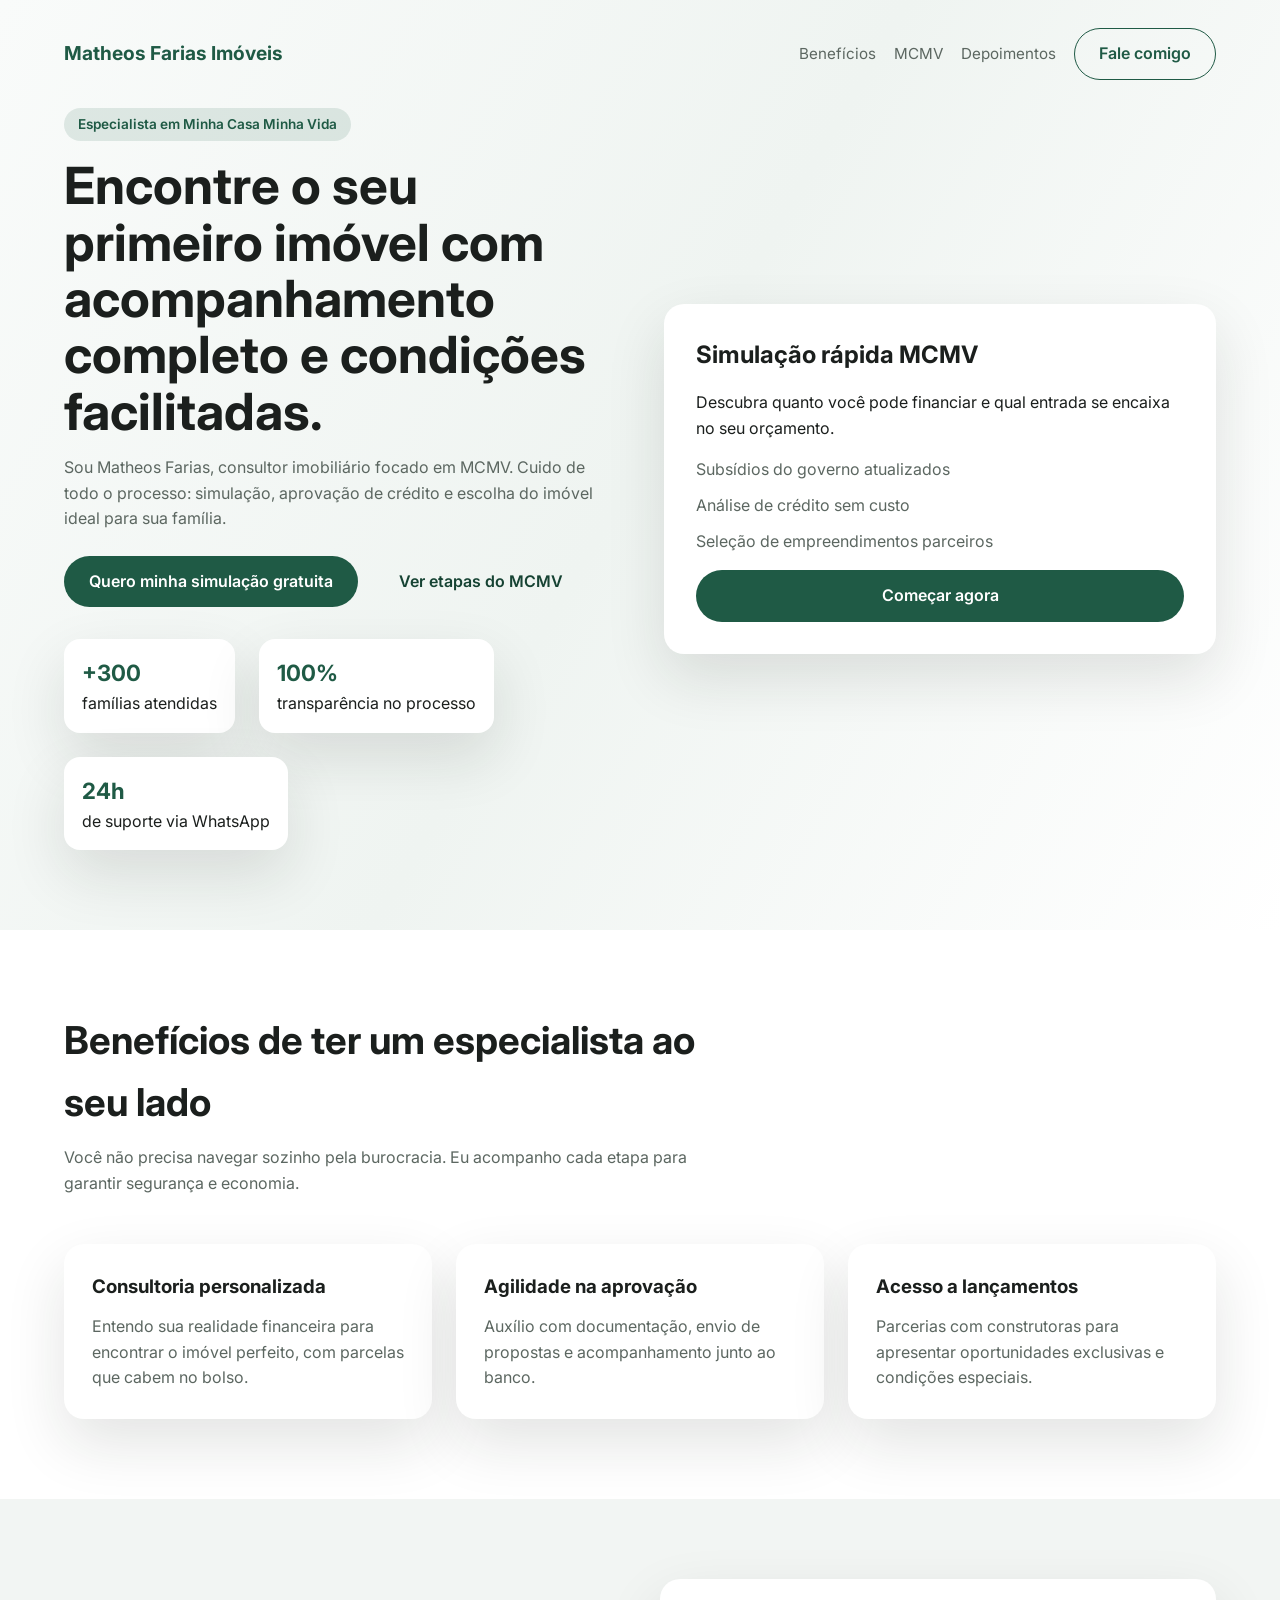
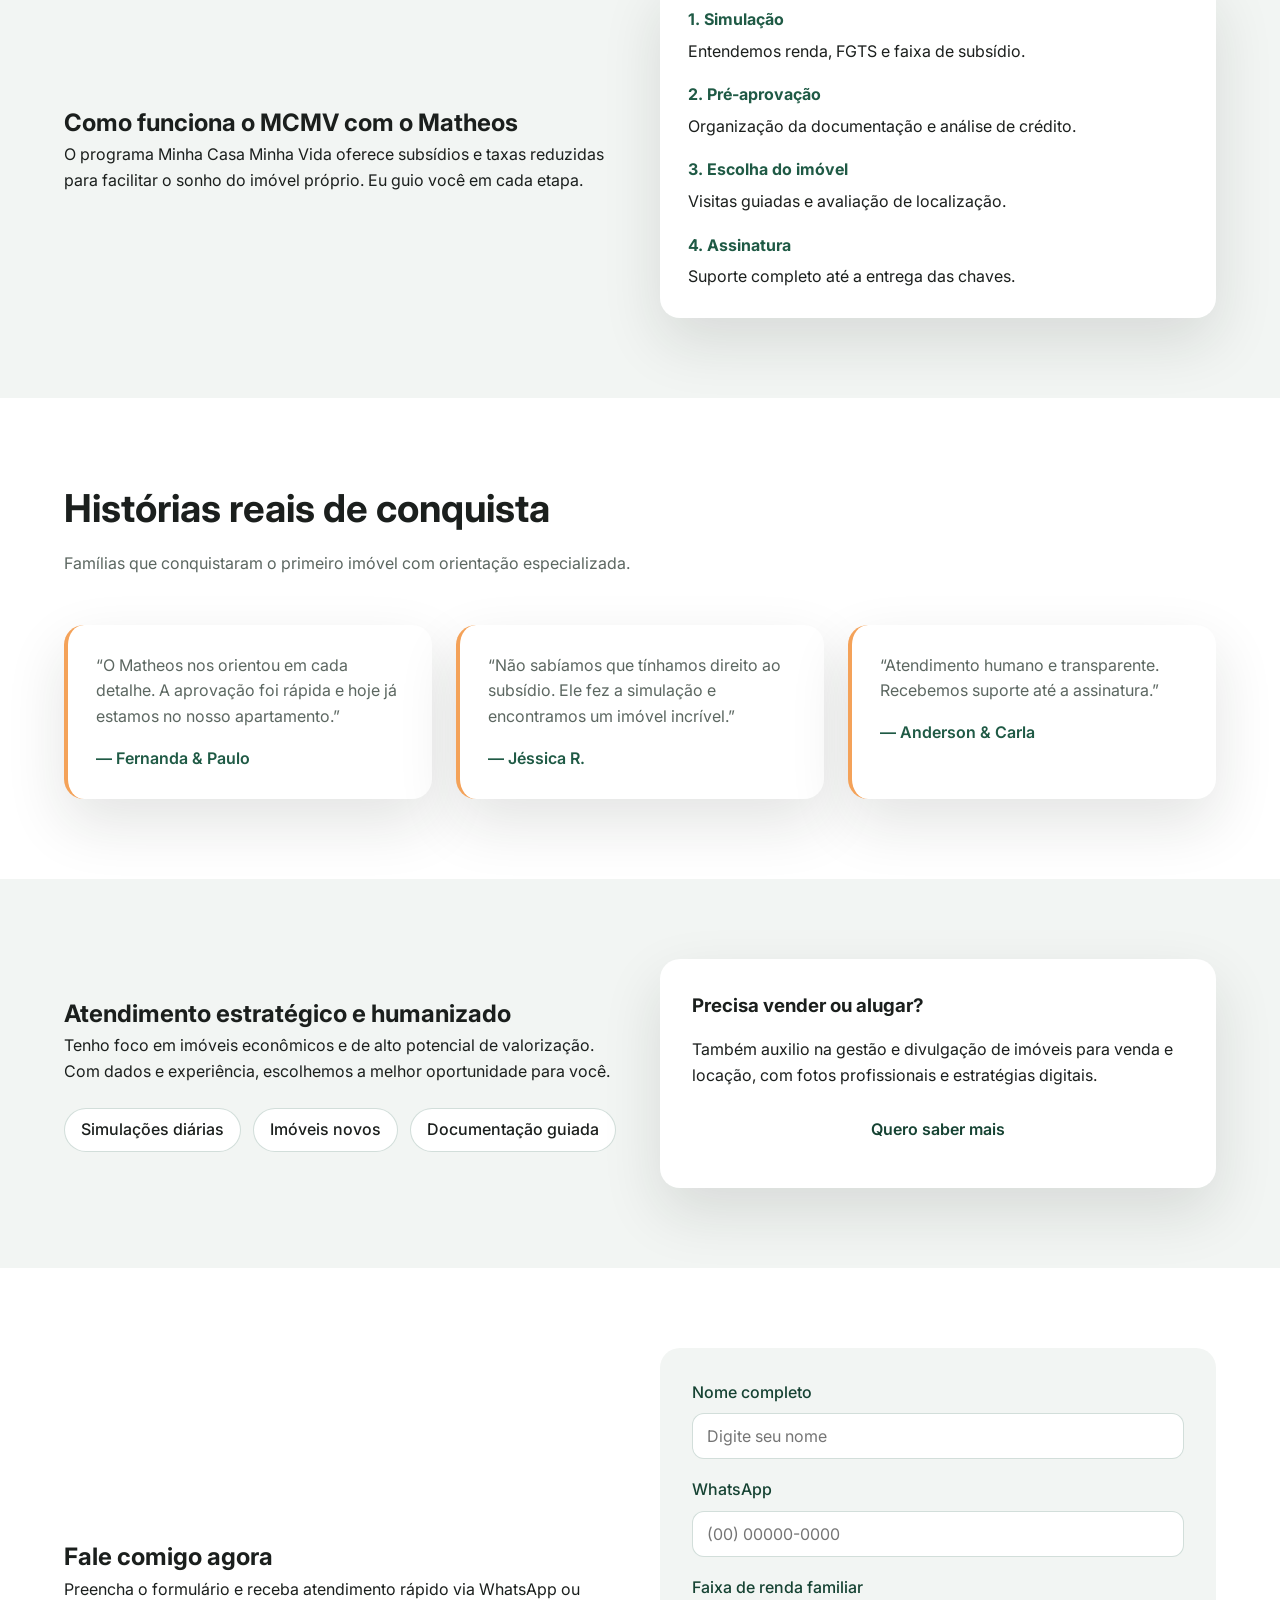
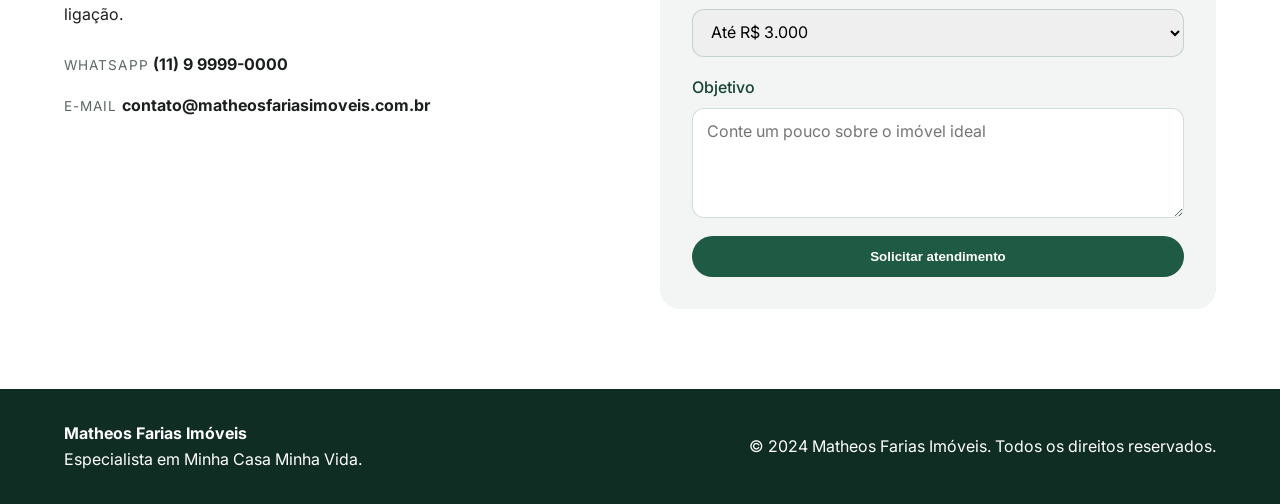
<file: index.html>
<!DOCTYPE html>
<html lang="pt-BR">
  <head>
    <meta charset="UTF-8" />
    <meta name="viewport" content="width=device-width, initial-scale=1.0" />
    <title>Matheos Farias Imóveis | Especialista em MCMV</title>
    <link rel="preconnect" href="https://fonts.googleapis.com" />
    <link rel="preconnect" href="https://fonts.gstatic.com" crossorigin />
    <link
      href="https://fonts.googleapis.com/css2?family=Inter:wght@300;400;500;600;700&display=swap"
      rel="stylesheet"
    />
    <link rel="stylesheet" href="styles.css" />
  </head>
  <body>
    <header class="hero">
      <nav class="container nav">
        <div class="brand">Matheos Farias Imóveis</div>
        <div class="nav-actions">
          <a class="nav-link" href="#beneficios">Benefícios</a>
          <a class="nav-link" href="#mcmv">MCMV</a>
          <a class="nav-link" href="#depoimentos">Depoimentos</a>
          <a class="button outline" href="#contato">Fale comigo</a>
        </div>
      </nav>
      <div class="container hero-content">
        <div class="hero-text">
          <p class="tag">Especialista em Minha Casa Minha Vida</p>
          <h1>
            Encontre o seu primeiro imóvel com acompanhamento completo e condições
            facilitadas.
          </h1>
          <p class="subtitle">
            Sou Matheos Farias, consultor imobiliário focado em MCMV. Cuido de todo o
            processo: simulação, aprovação de crédito e escolha do imóvel ideal para
            sua família.
          </p>
          <div class="hero-cta">
            <a class="button" href="#contato">Quero minha simulação gratuita</a>
            <a class="button ghost" href="#mcmv">Ver etapas do MCMV</a>
          </div>
          <div class="hero-highlights">
            <div>
              <strong>+300</strong>
              <span>famílias atendidas</span>
            </div>
            <div>
              <strong>100%</strong>
              <span>transparência no processo</span>
            </div>
            <div>
              <strong>24h</strong>
              <span>de suporte via WhatsApp</span>
            </div>
          </div>
        </div>
        <div class="hero-card">
          <h2>Simulação rápida MCMV</h2>
          <p>
            Descubra quanto você pode financiar e qual entrada se encaixa no seu
            orçamento.
          </p>
          <ul>
            <li>Subsídios do governo atualizados</li>
            <li>Análise de crédito sem custo</li>
            <li>Seleção de empreendimentos parceiros</li>
          </ul>
          <a class="button" href="#contato">Começar agora</a>
        </div>
      </div>
    </header>

    <main>
      <section id="beneficios" class="section container">
        <div class="section-header">
          <h2>Benefícios de ter um especialista ao seu lado</h2>
          <p>
            Você não precisa navegar sozinho pela burocracia. Eu acompanho cada etapa
            para garantir segurança e economia.
          </p>
        </div>
        <div class="grid">
          <article class="card">
            <h3>Consultoria personalizada</h3>
            <p>
              Entendo sua realidade financeira para encontrar o imóvel perfeito, com
              parcelas que cabem no bolso.
            </p>
          </article>
          <article class="card">
            <h3>Agilidade na aprovação</h3>
            <p>
              Auxílio com documentação, envio de propostas e acompanhamento junto ao
              banco.
            </p>
          </article>
          <article class="card">
            <h3>Acesso a lançamentos</h3>
            <p>
              Parcerias com construtoras para apresentar oportunidades exclusivas e
              condições especiais.
            </p>
          </article>
        </div>
      </section>

      <section id="mcmv" class="section alt">
        <div class="container split">
          <div>
            <h2>Como funciona o MCMV com o Matheos</h2>
            <p>
              O programa Minha Casa Minha Vida oferece subsídios e taxas reduzidas
              para facilitar o sonho do imóvel próprio. Eu guio você em cada etapa.
            </p>
          </div>
          <ol class="steps">
            <li>
              <strong>1. Simulação</strong>
              <span>Entendemos renda, FGTS e faixa de subsídio.</span>
            </li>
            <li>
              <strong>2. Pré-aprovação</strong>
              <span>Organização da documentação e análise de crédito.</span>
            </li>
            <li>
              <strong>3. Escolha do imóvel</strong>
              <span>Visitas guiadas e avaliação de localização.</span>
            </li>
            <li>
              <strong>4. Assinatura</strong>
              <span>Suporte completo até a entrega das chaves.</span>
            </li>
          </ol>
        </div>
      </section>

      <section class="section container" id="depoimentos">
        <div class="section-header">
          <h2>Histórias reais de conquista</h2>
          <p>
            Famílias que conquistaram o primeiro imóvel com orientação especializada.
          </p>
        </div>
        <div class="grid">
          <article class="card testimonial">
            <p>
              “O Matheos nos orientou em cada detalhe. A aprovação foi rápida e hoje
              já estamos no nosso apartamento.”
            </p>
            <span>— Fernanda &amp; Paulo</span>
          </article>
          <article class="card testimonial">
            <p>
              “Não sabíamos que tínhamos direito ao subsídio. Ele fez a simulação e
              encontramos um imóvel incrível.”
            </p>
            <span>— Jéssica R.</span>
          </article>
          <article class="card testimonial">
            <p>
              “Atendimento humano e transparente. Recebemos suporte até a assinatura.”
            </p>
            <span>— Anderson &amp; Carla</span>
          </article>
        </div>
      </section>

      <section class="section alt">
        <div class="container split">
          <div>
            <h2>Atendimento estratégico e humanizado</h2>
            <p>
              Tenho foco em imóveis econômicos e de alto potencial de valorização.
              Com dados e experiência, escolhemos a melhor oportunidade para você.
            </p>
            <div class="pill-row">
              <span>Simulações diárias</span>
              <span>Imóveis novos</span>
              <span>Documentação guiada</span>
            </div>
          </div>
          <div class="info-card">
            <h3>Precisa vender ou alugar?</h3>
            <p>
              Também auxilio na gestão e divulgação de imóveis para venda e locação,
              com fotos profissionais e estratégias digitais.
            </p>
            <a class="button ghost" href="#contato">Quero saber mais</a>
          </div>
        </div>
      </section>

      <section id="contato" class="section container">
        <div class="contact">
          <div>
            <h2>Fale comigo agora</h2>
            <p>
              Preencha o formulário e receba atendimento rápido via WhatsApp ou
              ligação.
            </p>
            <div class="contact-details">
              <div>
                <span class="label">WhatsApp</span>
                <strong>(11) 9 9999-0000</strong>
              </div>
              <div>
                <span class="label">E-mail</span>
                <strong>contato@matheosfariasimoveis.com.br</strong>
              </div>
            </div>
          </div>
          <form class="form-card">
            <label>
              Nome completo
              <input type="text" placeholder="Digite seu nome" />
            </label>
            <label>
              WhatsApp
              <input type="tel" placeholder="(00) 00000-0000" />
            </label>
            <label>
              Faixa de renda familiar
              <select>
                <option>Até R$ 3.000</option>
                <option>De R$ 3.000 a R$ 6.000</option>
                <option>Acima de R$ 6.000</option>
              </select>
            </label>
            <label>
              Objetivo
              <textarea placeholder="Conte um pouco sobre o imóvel ideal"></textarea>
            </label>
            <button class="button" type="submit">Solicitar atendimento</button>
          </form>
        </div>
      </section>
    </main>

    <footer class="footer">
      <div class="container footer-content">
        <div>
          <strong>Matheos Farias Imóveis</strong>
          <p>Especialista em Minha Casa Minha Vida.</p>
        </div>
        <p>© 2024 Matheos Farias Imóveis. Todos os direitos reservados.</p>
      </div>
    </footer>
  </body>
</html>
</file>
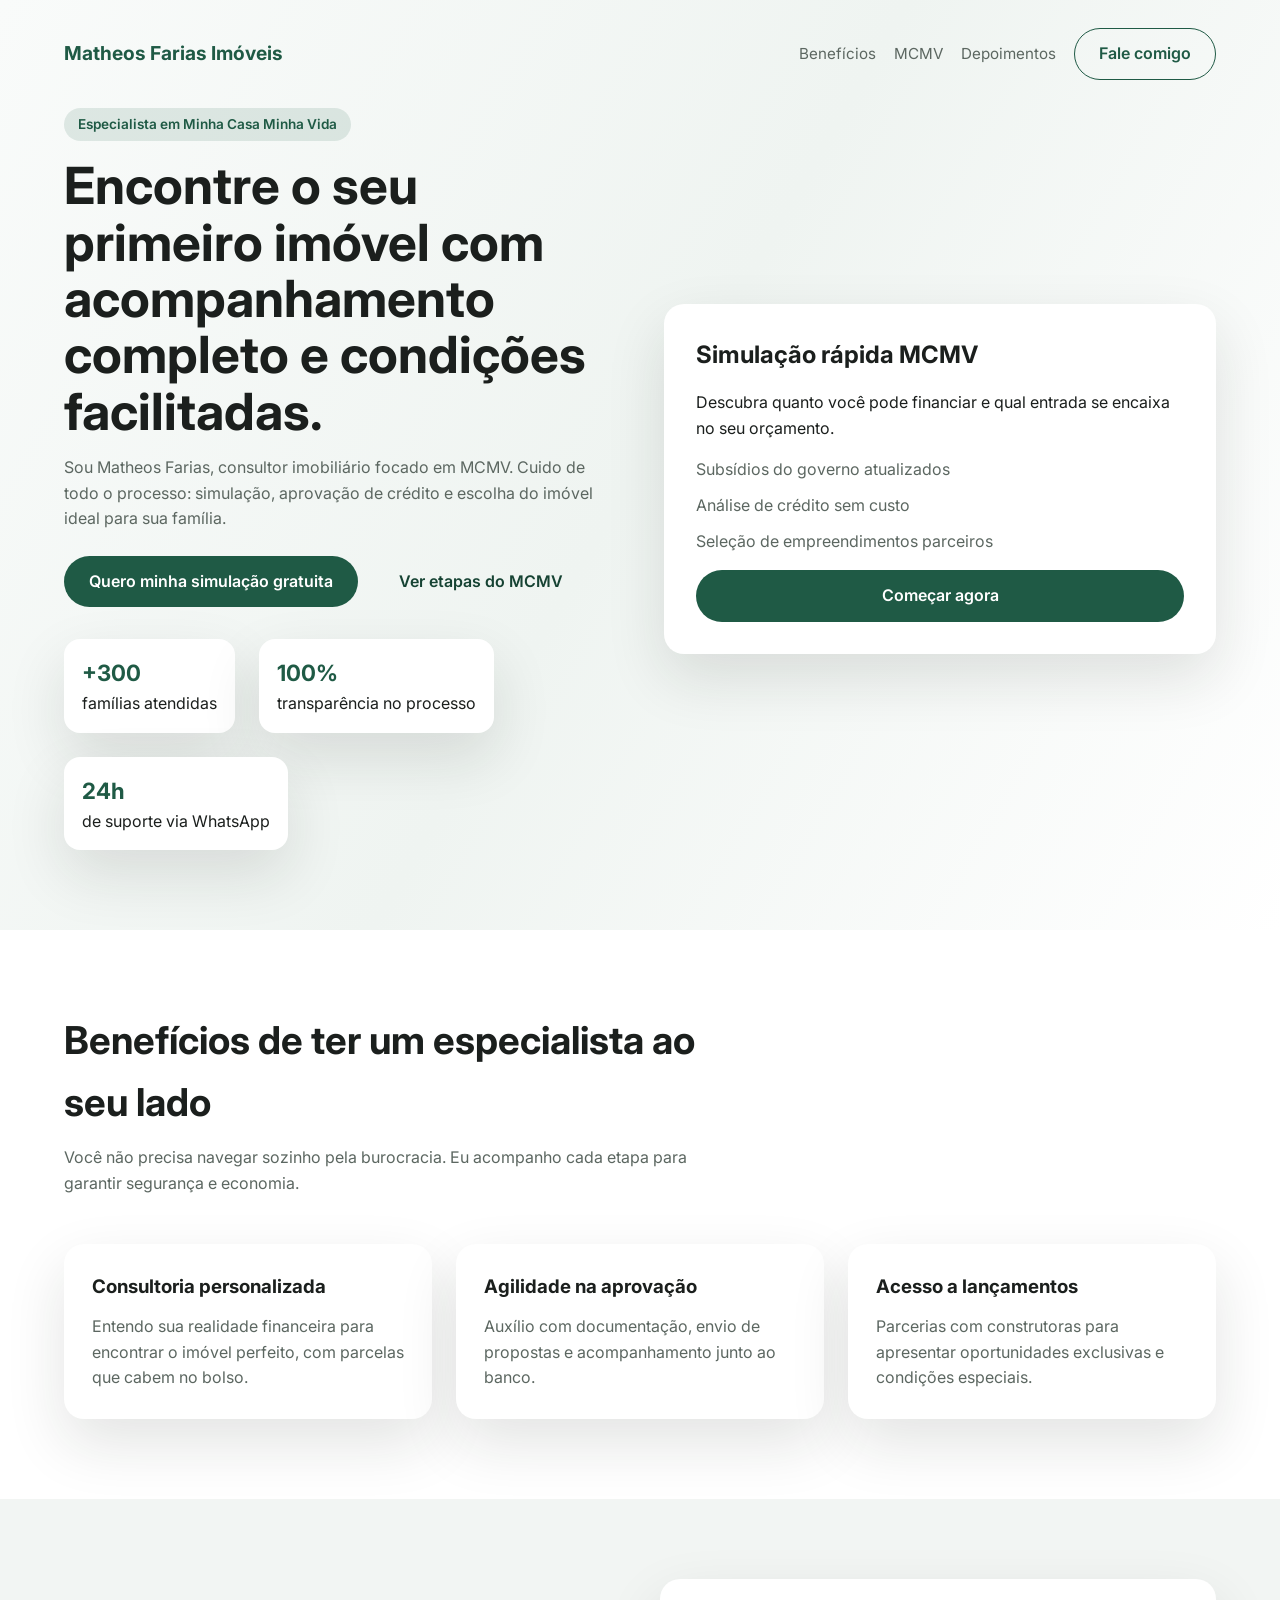
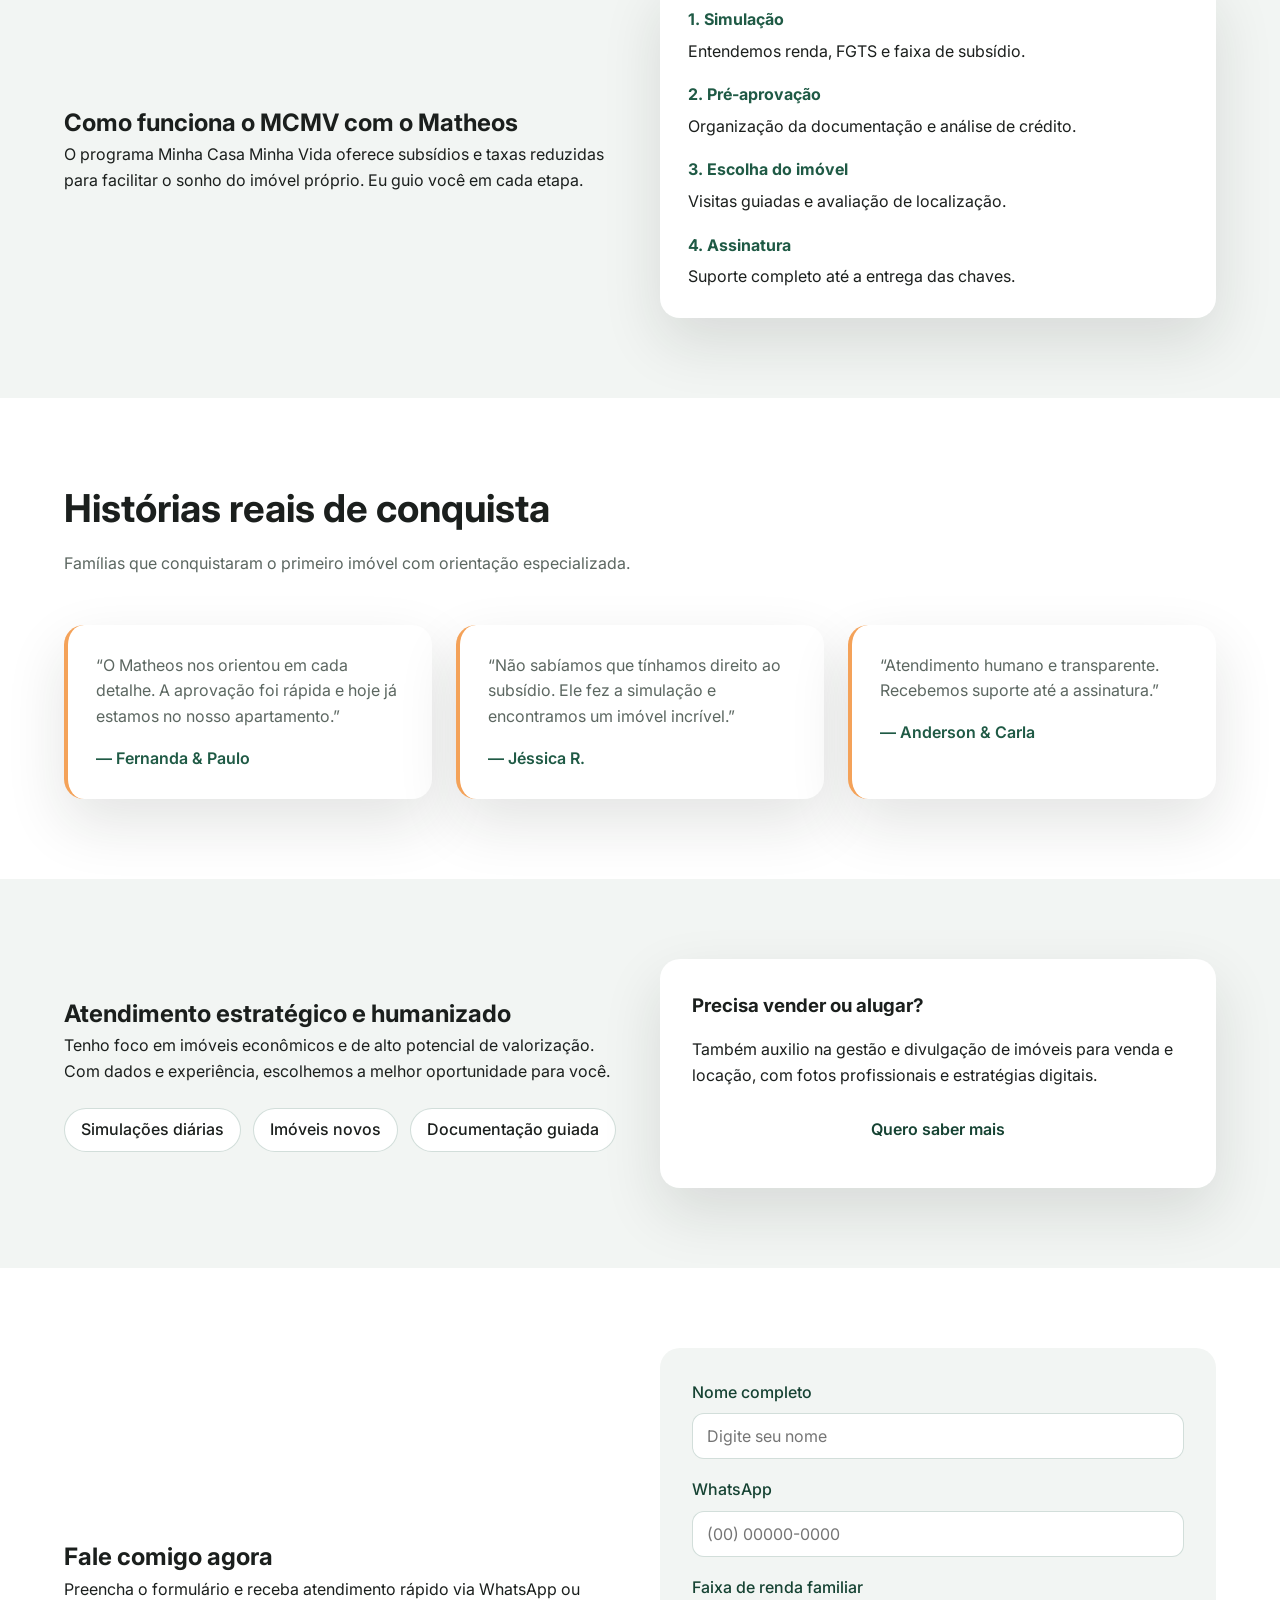
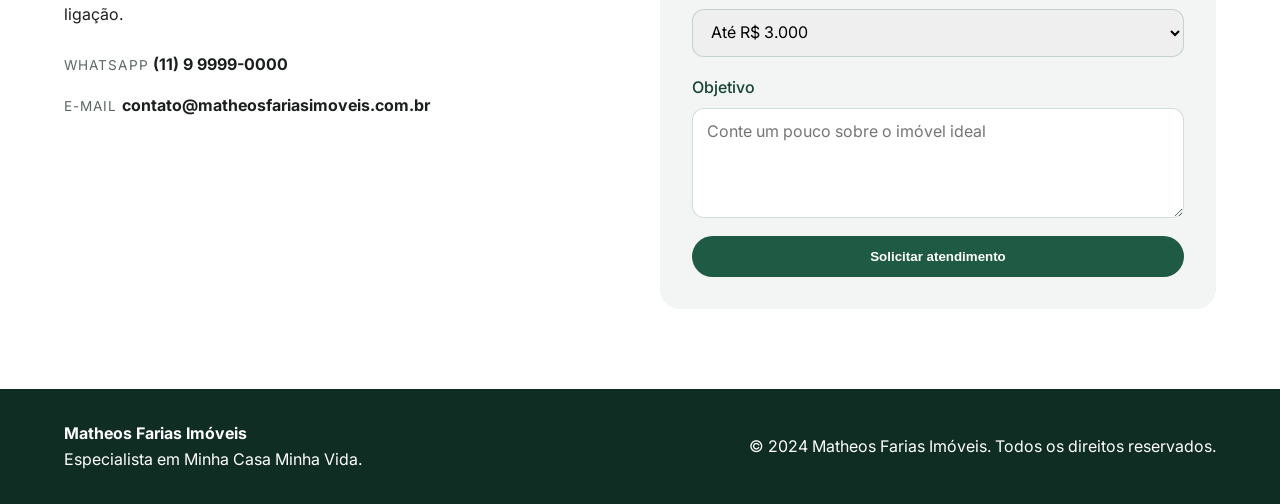
<file: fala-em-portugues/index.html>
<!DOCTYPE html>
<html lang="pt-BR">
  <head>
    <meta charset="UTF-8" />
    <meta name="viewport" content="width=device-width, initial-scale=1.0" />
    <title>Matheos Farias Imóveis | Especialista em MCMV</title>
    <link rel="preconnect" href="https://fonts.googleapis.com" />
    <link rel="preconnect" href="https://fonts.gstatic.com" crossorigin />
    <link
      href="https://fonts.googleapis.com/css2?family=Inter:wght@300;400;500;600;700&display=swap"
      rel="stylesheet"
    />
    <link rel="stylesheet" href="../styles.css" />
  </head>
  <body>
    <header class="hero">
      <nav class="container nav">
        <div class="brand">Matheos Farias Imóveis</div>
        <div class="nav-actions">
          <a class="nav-link" href="#beneficios">Benefícios</a>
          <a class="nav-link" href="#mcmv">MCMV</a>
          <a class="nav-link" href="#depoimentos">Depoimentos</a>
          <a class="button outline" href="#contato">Fale comigo</a>
        </div>
      </nav>
      <div class="container hero-content">
        <div class="hero-text">
          <p class="tag">Especialista em Minha Casa Minha Vida</p>
          <h1>
            Encontre o seu primeiro imóvel com acompanhamento completo e condições
            facilitadas.
          </h1>
          <p class="subtitle">
            Sou Matheos Farias, consultor imobiliário focado em MCMV. Cuido de todo o
            processo: simulação, aprovação de crédito e escolha do imóvel ideal para
            sua família.
          </p>
          <div class="hero-cta">
            <a class="button" href="#contato">Quero minha simulação gratuita</a>
            <a class="button ghost" href="#mcmv">Ver etapas do MCMV</a>
          </div>
          <div class="hero-highlights">
            <div>
              <strong>+300</strong>
              <span>famílias atendidas</span>
            </div>
            <div>
              <strong>100%</strong>
              <span>transparência no processo</span>
            </div>
            <div>
              <strong>24h</strong>
              <span>de suporte via WhatsApp</span>
            </div>
          </div>
        </div>
        <div class="hero-card">
          <h2>Simulação rápida MCMV</h2>
          <p>
            Descubra quanto você pode financiar e qual entrada se encaixa no seu
            orçamento.
          </p>
          <ul>
            <li>Subsídios do governo atualizados</li>
            <li>Análise de crédito sem custo</li>
            <li>Seleção de empreendimentos parceiros</li>
          </ul>
          <a class="button" href="#contato">Começar agora</a>
        </div>
      </div>
    </header>

    <main>
      <section id="beneficios" class="section container">
        <div class="section-header">
          <h2>Benefícios de ter um especialista ao seu lado</h2>
          <p>
            Você não precisa navegar sozinho pela burocracia. Eu acompanho cada etapa
            para garantir segurança e economia.
          </p>
        </div>
        <div class="grid">
          <article class="card">
            <h3>Consultoria personalizada</h3>
            <p>
              Entendo sua realidade financeira para encontrar o imóvel perfeito, com
              parcelas que cabem no bolso.
            </p>
          </article>
          <article class="card">
            <h3>Agilidade na aprovação</h3>
            <p>
              Auxílio com documentação, envio de propostas e acompanhamento junto ao
              banco.
            </p>
          </article>
          <article class="card">
            <h3>Acesso a lançamentos</h3>
            <p>
              Parcerias com construtoras para apresentar oportunidades exclusivas e
              condições especiais.
            </p>
          </article>
        </div>
      </section>

      <section id="mcmv" class="section alt">
        <div class="container split">
          <div>
            <h2>Como funciona o MCMV com o Matheos</h2>
            <p>
              O programa Minha Casa Minha Vida oferece subsídios e taxas reduzidas
              para facilitar o sonho do imóvel próprio. Eu guio você em cada etapa.
            </p>
          </div>
          <ol class="steps">
            <li>
              <strong>1. Simulação</strong>
              <span>Entendemos renda, FGTS e faixa de subsídio.</span>
            </li>
            <li>
              <strong>2. Pré-aprovação</strong>
              <span>Organização da documentação e análise de crédito.</span>
            </li>
            <li>
              <strong>3. Escolha do imóvel</strong>
              <span>Visitas guiadas e avaliação de localização.</span>
            </li>
            <li>
              <strong>4. Assinatura</strong>
              <span>Suporte completo até a entrega das chaves.</span>
            </li>
          </ol>
        </div>
      </section>

      <section class="section container" id="depoimentos">
        <div class="section-header">
          <h2>Histórias reais de conquista</h2>
          <p>
            Famílias que conquistaram o primeiro imóvel com orientação especializada.
          </p>
        </div>
        <div class="grid">
          <article class="card testimonial">
            <p>
              “O Matheos nos orientou em cada detalhe. A aprovação foi rápida e hoje
              já estamos no nosso apartamento.”
            </p>
            <span>— Fernanda &amp; Paulo</span>
          </article>
          <article class="card testimonial">
            <p>
              “Não sabíamos que tínhamos direito ao subsídio. Ele fez a simulação e
              encontramos um imóvel incrível.”
            </p>
            <span>— Jéssica R.</span>
          </article>
          <article class="card testimonial">
            <p>
              “Atendimento humano e transparente. Recebemos suporte até a assinatura.”
            </p>
            <span>— Anderson &amp; Carla</span>
          </article>
        </div>
      </section>

      <section class="section alt">
        <div class="container split">
          <div>
            <h2>Atendimento estratégico e humanizado</h2>
            <p>
              Tenho foco em imóveis econômicos e de alto potencial de valorização.
              Com dados e experiência, escolhemos a melhor oportunidade para você.
            </p>
            <div class="pill-row">
              <span>Simulações diárias</span>
              <span>Imóveis novos</span>
              <span>Documentação guiada</span>
            </div>
          </div>
          <div class="info-card">
            <h3>Precisa vender ou alugar?</h3>
            <p>
              Também auxilio na gestão e divulgação de imóveis para venda e locação,
              com fotos profissionais e estratégias digitais.
            </p>
            <a class="button ghost" href="#contato">Quero saber mais</a>
          </div>
        </div>
      </section>

      <section id="contato" class="section container">
        <div class="contact">
          <div>
            <h2>Fale comigo agora</h2>
            <p>
              Preencha o formulário e receba atendimento rápido via WhatsApp ou
              ligação.
            </p>
            <div class="contact-details">
              <div>
                <span class="label">WhatsApp</span>
                <strong>(11) 9 9999-0000</strong>
              </div>
              <div>
                <span class="label">E-mail</span>
                <strong>contato@matheosfariasimoveis.com.br</strong>
              </div>
            </div>
          </div>
          <form class="form-card">
            <label>
              Nome completo
              <input type="text" placeholder="Digite seu nome" />
            </label>
            <label>
              WhatsApp
              <input type="tel" placeholder="(00) 00000-0000" />
            </label>
            <label>
              Faixa de renda familiar
              <select>
                <option>Até R$ 3.000</option>
                <option>De R$ 3.000 a R$ 6.000</option>
                <option>Acima de R$ 6.000</option>
              </select>
            </label>
            <label>
              Objetivo
              <textarea placeholder="Conte um pouco sobre o imóvel ideal"></textarea>
            </label>
            <button class="button" type="submit">Solicitar atendimento</button>
          </form>
        </div>
      </section>
    </main>

    <footer class="footer">
      <div class="container footer-content">
        <div>
          <strong>Matheos Farias Imóveis</strong>
          <p>Especialista em Minha Casa Minha Vida.</p>
        </div>
        <p>© 2024 Matheos Farias Imóveis. Todos os direitos reservados.</p>
      </div>
    </footer>
  </body>
</html>
</file>
<file: styles.css>
:root {
  color-scheme: light;
  --primary: #1f5a45;
  --primary-dark: #164333;
  --secondary: #f2f5f3;
  --accent: #f4a259;
  --text: #1b1f1d;
  --muted: #5c6761;
  --white: #ffffff;
  --shadow: 0 24px 60px rgba(21, 32, 26, 0.12);
  --radius: 20px;
}

* {
  box-sizing: border-box;
  margin: 0;
  padding: 0;
}

body {
  font-family: "Inter", sans-serif;
  color: var(--text);
  background: var(--white);
  line-height: 1.6;
}

a {
  color: inherit;
  text-decoration: none;
}

.container {
  width: min(1160px, 90%);
  margin: 0 auto;
}

.hero {
  background: linear-gradient(120deg, #f9fbfa 0%, #eff4f1 50%, #ffffff 100%);
  padding-bottom: 80px;
}

.nav {
  display: flex;
  align-items: center;
  justify-content: space-between;
  padding: 28px 0;
  gap: 24px;
}

.brand {
  font-weight: 700;
  font-size: 1.2rem;
  color: var(--primary);
}

.nav-actions {
  display: flex;
  align-items: center;
  gap: 18px;
  flex-wrap: wrap;
}

.nav-link {
  font-size: 0.95rem;
  color: var(--muted);
}

.button {
  display: inline-flex;
  align-items: center;
  justify-content: center;
  padding: 12px 24px;
  border-radius: 999px;
  background: var(--primary);
  color: var(--white);
  font-weight: 600;
  border: 1px solid transparent;
  transition: transform 0.2s ease, box-shadow 0.2s ease;
}

.button:hover {
  transform: translateY(-2px);
  box-shadow: 0 10px 20px rgba(31, 90, 69, 0.2);
}

.button.outline {
  background: transparent;
  border-color: var(--primary);
  color: var(--primary);
}

.button.ghost {
  background: transparent;
  border-color: transparent;
  color: var(--primary-dark);
}

.hero-content {
  display: grid;
  grid-template-columns: repeat(auto-fit, minmax(280px, 1fr));
  gap: 48px;
  align-items: center;
}

.hero-text h1 {
  font-size: clamp(2.2rem, 4vw, 3.2rem);
  line-height: 1.1;
  margin-bottom: 16px;
}

.tag {
  display: inline-block;
  padding: 6px 14px;
  border-radius: 999px;
  background: rgba(31, 90, 69, 0.12);
  color: var(--primary);
  font-weight: 600;
  font-size: 0.85rem;
  margin-bottom: 16px;
}

.subtitle {
  color: var(--muted);
  margin-bottom: 24px;
}

.hero-cta {
  display: flex;
  flex-wrap: wrap;
  gap: 16px;
  margin-bottom: 32px;
}

.hero-highlights {
  display: flex;
  gap: 24px;
  flex-wrap: wrap;
}

.hero-highlights div {
  background: var(--white);
  padding: 16px 18px;
  border-radius: 16px;
  box-shadow: var(--shadow);
  min-width: 140px;
}

.hero-highlights strong {
  font-size: 1.4rem;
  display: block;
  color: var(--primary);
}

.hero-card {
  background: var(--white);
  padding: 32px;
  border-radius: var(--radius);
  box-shadow: var(--shadow);
  display: grid;
  gap: 16px;
}

.hero-card ul {
  list-style: none;
  display: grid;
  gap: 10px;
  color: var(--muted);
}

.section {
  padding: 80px 0;
}

.section.alt {
  background: var(--secondary);
}

.section-header {
  max-width: 640px;
  margin-bottom: 48px;
}

.section-header h2 {
  font-size: clamp(1.8rem, 3vw, 2.5rem);
  margin-bottom: 12px;
}

.section-header p {
  color: var(--muted);
}

.grid {
  display: grid;
  grid-template-columns: repeat(auto-fit, minmax(240px, 1fr));
  gap: 24px;
}

.card {
  background: var(--white);
  padding: 28px;
  border-radius: var(--radius);
  box-shadow: var(--shadow);
}

.card h3 {
  margin-bottom: 12px;
}

.card p {
  color: var(--muted);
}

.split {
  display: grid;
  grid-template-columns: repeat(auto-fit, minmax(280px, 1fr));
  gap: 40px;
  align-items: center;
}

.steps {
  list-style: none;
  display: grid;
  gap: 18px;
  padding: 28px;
  background: var(--white);
  border-radius: var(--radius);
  box-shadow: var(--shadow);
}

.steps li {
  display: grid;
  gap: 6px;
}

.steps strong {
  color: var(--primary);
}

.testimonial {
  border-left: 4px solid var(--accent);
}

.testimonial span {
  margin-top: 16px;
  display: block;
  color: var(--primary);
  font-weight: 600;
}

.pill-row {
  display: flex;
  flex-wrap: wrap;
  gap: 12px;
  margin-top: 24px;
}

.pill-row span {
  background: var(--white);
  padding: 8px 16px;
  border-radius: 999px;
  border: 1px solid rgba(31, 90, 69, 0.2);
  font-weight: 500;
}

.info-card {
  background: var(--white);
  padding: 32px;
  border-radius: var(--radius);
  box-shadow: var(--shadow);
  display: grid;
  gap: 16px;
}

.contact {
  display: grid;
  grid-template-columns: repeat(auto-fit, minmax(280px, 1fr));
  gap: 40px;
  align-items: center;
}

.contact-details {
  display: grid;
  gap: 16px;
  margin-top: 24px;
}

.label {
  font-size: 0.85rem;
  text-transform: uppercase;
  letter-spacing: 0.08em;
  color: var(--muted);
}

.form-card {
  background: var(--secondary);
  padding: 32px;
  border-radius: var(--radius);
  display: grid;
  gap: 18px;
}

label {
  display: grid;
  gap: 8px;
  font-weight: 500;
  color: var(--primary-dark);
}

input,
select,
textarea {
  border: 1px solid rgba(31, 90, 69, 0.2);
  border-radius: 12px;
  padding: 12px 14px;
  font-size: 1rem;
  font-family: inherit;
}

textarea {
  min-height: 110px;
  resize: vertical;
}

.footer {
  padding: 32px 0;
  background: #0f2d23;
  color: var(--white);
}

.footer-content {
  display: flex;
  flex-wrap: wrap;
  gap: 16px;
  justify-content: space-between;
  align-items: center;
}

@media (max-width: 768px) {
  .nav {
    flex-direction: column;
    align-items: flex-start;
  }

  .nav-actions {
    width: 100%;
  }

  .hero-highlights {
    flex-direction: column;
  }
}
</file>
